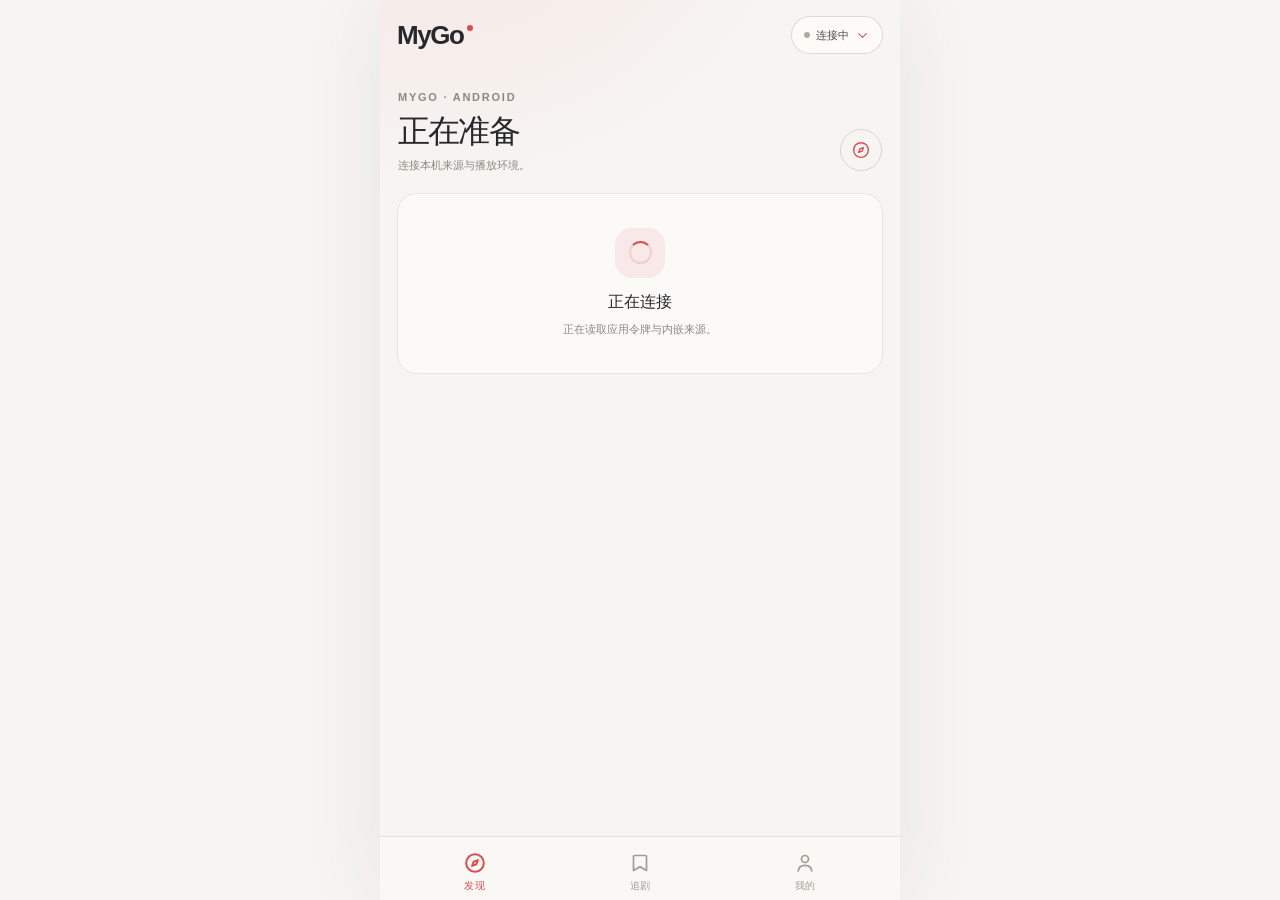
<file: android/frontend/index.html>
<!doctype html>
<html lang="zh-CN">
<head>
<meta charset="UTF-8">
<meta name="viewport" content="width=device-width, initial-scale=1, viewport-fit=cover">
<meta name="theme-color" content="#f7f5f2">
<meta name="referrer" content="no-referrer">
<title>MyGo Player</title>
<link rel="icon" type="image/svg+xml" href="assets/icon.svg">
<link rel="stylesheet" href="css/app.css">
</head>
<body>
<svg class="sprite" aria-hidden="true" xmlns="http://www.w3.org/2000/svg">
  <symbol id="i-discover" viewBox="0 0 24 24"><path d="M12 3.2a8.8 8.8 0 1 0 0 17.6 8.8 8.8 0 0 0 0-17.6Z"/><path d="m14.9 9.1-1.6 4.2-4.2 1.6 1.6-4.2 4.2-1.6Z"/></symbol>
  <symbol id="i-library" viewBox="0 0 24 24"><path d="M6.5 4.5h11a1 1 0 0 1 1 1v14l-6.5-3.8-6.5 3.8v-14a1 1 0 0 1 1-1Z"/></symbol>
  <symbol id="i-me" viewBox="0 0 24 24"><circle cx="12" cy="8" r="3.5"/><path d="M5.2 20c.4-3.5 3.2-5.7 6.8-5.7s6.4 2.2 6.8 5.7"/></symbol>
  <symbol id="i-search" viewBox="0 0 24 24"><circle cx="10.8" cy="10.8" r="6.3"/><path d="m15.5 15.5 4 4"/></symbol>
  <symbol id="i-close" viewBox="0 0 24 24"><path d="m6 6 12 12M18 6 6 18"/></symbol>
  <symbol id="i-back" viewBox="0 0 24 24"><path d="m14.5 5-7 7 7 7"/></symbol>
  <symbol id="i-chevron" viewBox="0 0 24 24"><path d="m9 6 6 6-6 6"/></symbol>
  <symbol id="i-down" viewBox="0 0 24 24"><path d="m6 9 6 6 6-6"/></symbol>
  <symbol id="i-list" viewBox="0 0 24 24"><path d="M4 6.5h10M4 12h10M4 17.5h7"/><path d="m17 14.5 2.5 2.5L17 19.5"/></symbol>
  <symbol id="i-screen" viewBox="0 0 24 24"><rect x="3" y="5" width="18" height="14" rx="3"/><path d="M7 11V9h3m7 4v2h-3"/></symbol>
  <symbol id="i-clean" viewBox="0 0 24 24"><rect x="3.5" y="3.5" width="17" height="17" rx="3"/><path d="M7.5 11V8h3m6 5v3h-3"/></symbol>
  <symbol id="i-restore" viewBox="0 0 24 24"><rect x="3.5" y="3.5" width="17" height="17" rx="3"/><path d="M8 8v3h3m5 5v-3h-3"/></symbol>
  <symbol id="i-heart" viewBox="0 0 24 24"><path d="M12 20.1S4.4 15.6 4.4 9.9A4.2 4.2 0 0 1 12 7.1a4.2 4.2 0 0 1 7.6 2.8c0 5.7-7.6 10.2-7.6 10.2Z"/></symbol>
  <symbol id="i-play" viewBox="0 0 24 24"><path d="M8 5.3v13.4L19 12 8 5.3Z" fill="currentColor" stroke="none"/></symbol>
  <symbol id="i-pause" viewBox="0 0 24 24"><path d="M7.5 5.5h3v13h-3zM13.5 5.5h3v13h-3z" fill="currentColor" stroke="none"/></symbol>
  <symbol id="i-prev" viewBox="0 0 24 24"><path d="M18 5.5v13L9 12l9-6.5Z" fill="currentColor" stroke="none"/><path d="M6 5.5v13" stroke-width="2.2"/></symbol>
  <symbol id="i-next" viewBox="0 0 24 24"><path d="M6 5.5v13L15 12 6 5.5Z" fill="currentColor" stroke="none"/><path d="M18 5.5v13" stroke-width="2.2"/></symbol>
  <symbol id="i-refresh" viewBox="0 0 24 24"><path d="M19 8.2V4.5l-2 2A8 8 0 1 0 19.6 14"/><path d="M19 4.5h-4"/></symbol>
  <symbol id="i-source" viewBox="0 0 24 24"><rect x="4" y="4" width="6.5" height="6.5" rx="1.7"/><rect x="13.5" y="4" width="6.5" height="6.5" rx="1.7"/><rect x="4" y="13.5" width="6.5" height="6.5" rx="1.7"/><path d="M16.8 13.8v6.4M13.6 16.9H20"/></symbol>
  <symbol id="i-info" viewBox="0 0 24 24"><circle cx="12" cy="12" r="8.7"/><path d="M12 10.7v5.2M12 7.7v.2"/></symbol>
  <symbol id="i-trash" viewBox="0 0 24 24"><path d="M5.5 7.5h13M9 7.5V5h6v2.5M7.2 7.5l.8 12h8l.8-12M10 11v5M14 11v5"/></symbol>
  <symbol id="i-check" viewBox="0 0 24 24"><path d="m5.5 12.5 4.2 4.2 8.8-9.4"/></symbol>
</svg>

<div id="app" class="app">
  <main id="mainScroll" class="main-scroll" tabindex="-1">
    <div id="view" class="view"></div>
  </main>

  <nav id="tabbar" class="tabbar" aria-label="主导航">
    <button type="button" class="tab is-active" data-tab="discover" aria-current="page">
      <svg class="icon" aria-hidden="true"><use href="#i-discover"/></svg><span>发现</span>
    </button>
    <button type="button" class="tab" data-tab="library">
      <svg class="icon" aria-hidden="true"><use href="#i-library"/></svg><span>追剧</span>
    </button>
    <button type="button" class="tab" data-tab="me">
      <svg class="icon" aria-hidden="true"><use href="#i-me"/></svg><span>我的</span>
    </button>
  </nav>
</div>

<section id="player" class="player" hidden role="dialog" aria-modal="true" aria-label="播放">
  <header class="ptop">
    <button type="button" id="playerBack" class="ptop-back" aria-label="返回">
      <svg class="icon" aria-hidden="true"><use href="#i-back"/></svg>
    </button>
    <strong id="fullscreenTitle" class="ptop-title" hidden></strong>
    <strong id="playerTopEpisode" class="ptop-title">第 1 集</strong>
    <div class="ptop-actions">
      <select id="playbackSpeed" class="playback-speed" aria-label="播放倍速">
        <option value="0.75">0.75×</option>
        <option value="1" selected>1×</option>
        <option value="1.25">1.25×</option>
        <option value="1.5">1.5×</option>
        <option value="1.75">1.75×</option>
        <option value="2">2×</option>
      </select>
      <span id="qualityBadge" class="pdock-quality" hidden></span>
      <button type="button" id="playerFavorite" class="ptop-action" aria-label="收藏" aria-pressed="false">
        <svg class="icon" aria-hidden="true"><use href="#i-heart"/></svg>
      </button>
    </div>
  </header>

  <div class="pstage-wrap">
    <div id="playerBackdrop" class="player-backdrop" aria-hidden="true"></div>
    <div id="playerStage" class="player-stage">
      <video id="video" playsinline webkit-playsinline preload="metadata"></video>
    </div>
    <div id="playerGesture" class="player-gesture" aria-hidden="true"></div>
    <div class="player-scrim" aria-hidden="true"></div>
    <button type="button" id="watchFullscreen" class="watch-fullscreen" hidden>
      <svg class="icon" aria-hidden="true"><use href="#i-screen"/></svg>全屏观看
    </button>
    <button type="button" id="fullscreenPlay" class="fullscreen-play" aria-label="继续播放" hidden>
      <svg class="icon" aria-hidden="true"><use href="#i-play"/></svg>
    </button>

    <div id="mediaPlaceholder" class="media-placeholder" hidden>
      <div class="spinner" aria-hidden="true"></div>
      <p id="mediaMessage">正在准备播放</p>
      <div id="mediaErrorActions" class="media-error-actions" hidden>
        <button type="button" id="mediaRetry" class="button button-light">重试播放</button>
      </div>
    </div>

    <div id="episodeFlash" class="episode-flash" hidden aria-live="polite">
      <strong id="episodeFlashNumber"></strong>
      <span id="episodeFlashTitle"></span>
    </div>

    <div id="boostBadge" class="boost-badge" hidden role="status">
      <span class="boost-pulse" aria-hidden="true"></span>
      <strong>2×</strong><span>快进中</span>
    </div>

    <div id="pauseFlash" class="pause-flash" hidden aria-hidden="true">
      <svg class="icon"><use href="#i-play"/></svg>
    </div>

    <div id="playerControls" class="player-controls">
      <div class="progress-panel">
        <div class="progress-meta">
          <span id="timeCurrent" class="time">0:00</span>
          <span id="timeDuration" class="time">0:00</span>
        </div>
        <div id="seekWrap" class="seek-wrap">
          <input id="seek" class="seek" type="range" min="0" max="0" step="0.1" value="0" aria-label="播放进度">
          <div id="seekBubble" class="seek-bubble" hidden>
            <strong id="seekBubbleTime">0:00</strong>
            <small id="seekBubbleTotal">/ 0:00</small>
          </div>
        </div>
      </div>
      <div id="fullscreenActions" class="fullscreen-actions" hidden>
        <button type="button" id="fullscreenNext" aria-label="下一集"><svg class="icon" aria-hidden="true"><use href="#i-next"/></svg></button>
        <button type="button" id="fullscreenEpisodes" aria-haspopup="dialog">选集</button>
      </div>
    </div>
  </div>

  <div class="player-summary">
    <button type="button" id="openIntro" aria-haspopup="dialog"><strong id="playerSummaryTitle"></strong><span aria-hidden="true"> ›</span></button>
    <p id="playerSummaryEpisode"></p>
  </div>

  <div class="pdock">
    <button type="button" id="openEpisodes" class="pdock-main" aria-haspopup="dialog">
      <span id="episodeOpenLabel">选集</span>
      <svg class="icon" aria-hidden="true"><use href="#i-down"/></svg>
    </button>
    <button type="button" id="clearScreen" class="pdock-icon" aria-label="清屏" aria-pressed="false">
      <svg class="icon" aria-hidden="true"><use href="#i-clean"/></svg>
    </button>
  </div>

  <div id="playerDetailLoading" class="player-state" hidden>
    <div class="spinner" aria-hidden="true"></div>
    <p>正在读取剧集</p>
  </div>
  <div id="playerDetailError" class="player-state player-state-error" hidden>
    <p id="playerDetailErrorText"></p>
    <button type="button" id="playerDetailRetry" class="button button-light">重新加载</button>
  </div>
</section>

<div id="overlay" class="overlay" hidden>
  <section id="sheet" class="sheet" role="dialog" aria-modal="true" aria-labelledby="sheetTitle" tabindex="-1">
    <div id="sheetGrip" class="sheet-grip" aria-hidden="true"></div>
    <header class="sheet-header">
      <div>
        <p id="sheetKicker" class="eyebrow"></p>
        <h2 id="sheetTitle"></h2>
      </div>
      <button type="button" id="sheetClose" class="round-button sheet-close" aria-label="关闭">
        <svg class="icon" aria-hidden="true"><use href="#i-close"/></svg>
      </button>
    </header>
    <div id="sheetBody" class="sheet-body"></div>
    <div id="episodeInfo" class="pinfo" hidden>
      <div class="pinfo-head sheet-header">
        <img id="playerCover" class="pinfo-cover" alt="">
        <div class="pinfo-copy">
          <h2 id="playerTitle" class="pinfo-title"></h2>
          <p id="playerSeasonLine" class="pinfo-sub"></p>
        </div>
        <span id="playerSource" class="pinfo-source"></span>
        <button type="button" id="episodeSheetClose" class="round-button sheet-close" aria-label="收起选集">
          <svg class="icon" aria-hidden="true"><use href="#i-close"/></svg>
        </button>
      </div>

      <div class="ptabs" role="tablist" aria-label="剧集信息">
        <button type="button" class="ptab is-active" data-ptab="intro" role="tab" aria-selected="true">简介</button>
        <button type="button" class="ptab" data-ptab="episodes" role="tab" aria-selected="false">选集</button>
        <button type="button" class="ptab" data-ptab="seasons" role="tab" aria-selected="false">系列剧</button>
      </div>

      <div class="ppanels">
        <div id="panelIntro" class="ppanel is-active" role="tabpanel">
          <p id="playerDescription" class="pinfo-desc"></p>
          <p id="playerEpisodeTitle" class="pinfo-episode"></p>
        </div>
        <div id="panelEpisodes" class="ppanel" role="tabpanel"></div>
        <div id="panelSeasons" class="ppanel" role="tabpanel"></div>
      </div>
    </div>
  </section>
</div>

<div id="toast" class="toast" role="status" aria-live="polite"></div>

<script src="vendor/hls.min.js" defer></script>
<script src="js/api.js" defer></script>
<script src="js/app.js" defer></script>
</body>
</html>
</file>
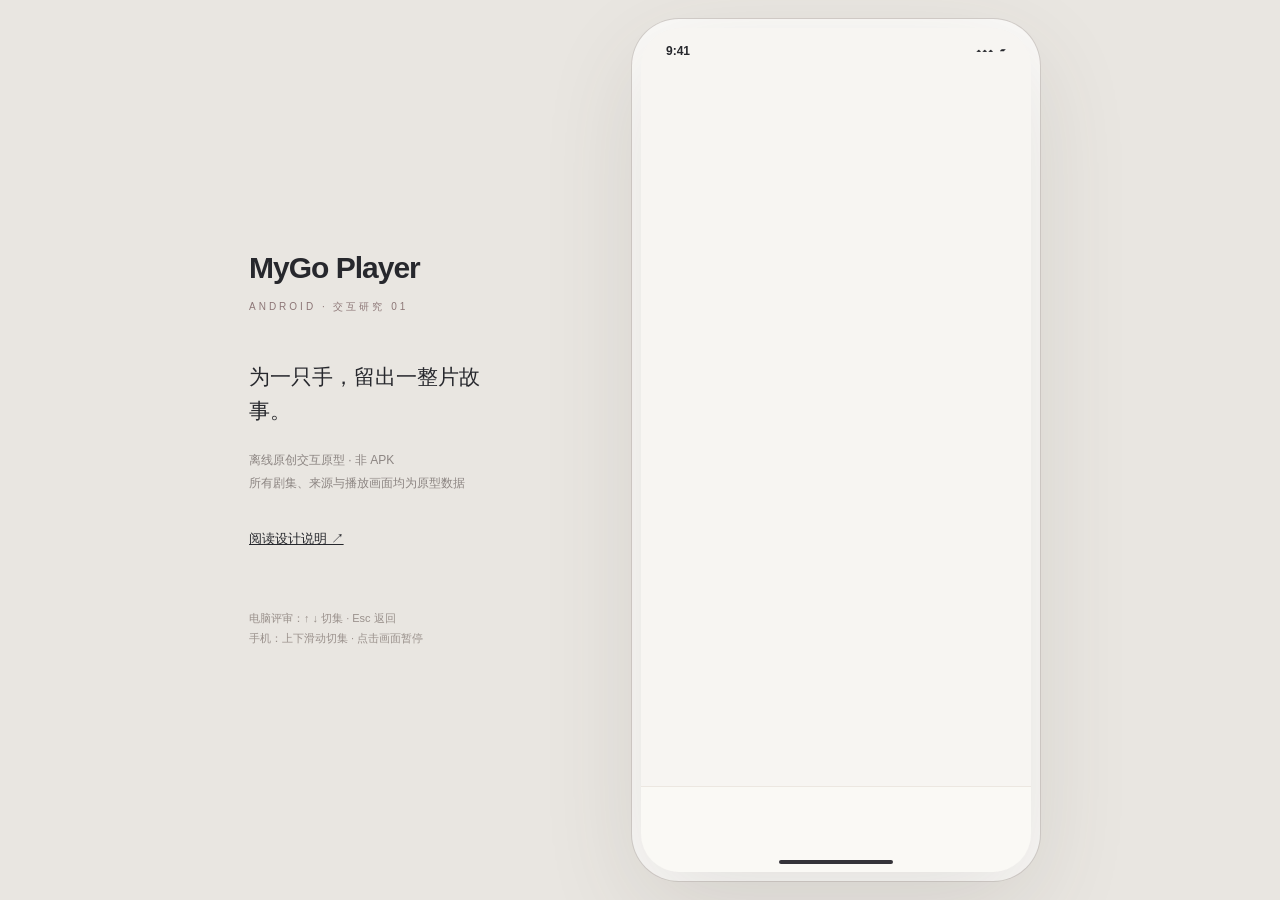
<file: design/android/index.html>
<!doctype html>
<html lang="zh-CN"><head><meta charset="UTF-8"><meta name="viewport" content="width=device-width, initial-scale=1, viewport-fit=cover"><meta name="theme-color" content="#f5f3f0"><title>MyGo · 安卓交互原型</title><link rel="stylesheet" href="styles.css"></head>
<body><div class="review-note"><b>MyGo Player</b><span>ANDROID · 交互研究 01</span><p>为一只手，留出一整片故事。</p><small>离线原创交互原型 · 非 APK<br>所有剧集、来源与播放画面均为原型数据</small><a href="DESIGN.md">阅读设计说明 ↗</a><div class="keys">电脑评审：↑ ↓ 切集 · Esc 返回<br>手机：上下滑动切集 · 点击画面暂停</div></div>
<main id="phone" class="phone"><div class="status"><span id="clock">9:41</span><span class="status-right">▴▴▴ &nbsp;▰</span></div><div id="app"></div><nav id="nav" class="bottom-nav" aria-label="主导航"></nav><div id="overlay" hidden></div><div id="toast" role="status"></div><div class="home-indicator"></div></main><script src="adapter.js"></script><script src="app.js"></script></body></html>
</file>
<file: android/frontend/css/app.css>
:root {
  --red: #d94e53;
  --red-deep: #bd3f45;
  --red-soft: #f8e8e7;
  --ink: #27282d;
  --ink-soft: #4e4d50;
  --muted: #8d8882;
  --muted-2: #b0aaa3;
  --paper: #f7f5f2;
  --card: #fffdfb;
  --line: #e9e4de;
  --line-strong: #dcd4cc;
  --radius: 18px;
  --shadow: 0 10px 30px rgba(58, 42, 35, .07);
  --safe-top: env(safe-area-inset-top, 0px);
  --safe-bottom: env(safe-area-inset-bottom, 0px);
  --tabbar-h: calc(64px + var(--safe-bottom));
  color-scheme: light;
  font-family: -apple-system, BlinkMacSystemFont, "PingFang SC", "Hiragino Sans GB", "Microsoft YaHei", sans-serif;
  color: var(--ink);
  font-synthesis: none;
  -webkit-font-smoothing: antialiased;
}

* { box-sizing: border-box; }
[hidden] { display: none !important; }
html, body { margin: 0; min-height: 100%; background: var(--paper); }
body {
  min-height: 100vh;
  min-height: 100dvh;
  overscroll-behavior-y: none;
  -webkit-tap-highlight-color: transparent;
}
button, input { font: inherit; color: inherit; }
button {
  border: 0;
  background: none;
  padding: 0;
  cursor: pointer;
  -webkit-tap-highlight-color: transparent;
}
button:disabled { cursor: default; opacity: .4; }
button:focus-visible, input:focus-visible, [tabindex]:focus-visible {
  outline: 3px solid rgba(217, 78, 83, .42);
  outline-offset: 2px;
}
img { display: block; }
h1, h2, h3, p { margin: 0; }
.sprite { position: absolute; width: 0; height: 0; overflow: hidden; }
.icon {
  width: 23px;
  height: 23px;
  fill: none;
  stroke: currentColor;
  stroke-width: 1.7;
  stroke-linecap: round;
  stroke-linejoin: round;
  flex: none;
}
.eyebrow {
  color: var(--red);
  font-size: 10px;
  font-weight: 700;
  letter-spacing: .16em;
  text-transform: uppercase;
}

.app {
  position: relative;
  width: 100%;
  max-width: 520px;
  height: 100vh;
  height: var(--app-h, 100dvh);
  margin: 0 auto;
  overflow: hidden;
  background:
    radial-gradient(120% 55% at 10% -12%, rgba(217, 78, 83, .085), transparent 62%),
    var(--paper);
}
.main-scroll {
  height: 100%;
  overflow-y: auto;
  overscroll-behavior-y: contain;
  scrollbar-width: none;
  padding-bottom: calc(var(--tabbar-h) + 22px);
}
.main-scroll::-webkit-scrollbar { display: none; }
.view { min-height: 100%; padding: 0 17px; }

/* bottom navigation */
.tabbar {
  position: absolute;
  z-index: 20;
  left: 0;
  right: 0;
  bottom: 0;
  height: var(--tabbar-h);
  padding: 7px 12px var(--safe-bottom);
  display: grid;
  grid-template-columns: repeat(3, 1fr);
  background: rgba(250, 248, 245, .94);
  border-top: 1px solid rgba(226, 219, 211, .8);
  backdrop-filter: blur(22px) saturate(1.2);
  -webkit-backdrop-filter: blur(22px) saturate(1.2);
}
.tab {
  display: flex;
  flex-direction: column;
  align-items: center;
  justify-content: center;
  gap: 4px;
  min-height: 50px;
  border-radius: 15px;
  color: #a29b94;
  font-size: 10px;
  letter-spacing: .02em;
  transition: color .18s ease;
}
.tab .icon { width: 24px; height: 24px; }
.tab.is-active { color: var(--red); }
.tab.is-active .icon { stroke-width: 2; }

/* shared page chrome */
.page-head {
  padding-top: calc(16px + var(--safe-top));
  display: flex;
  align-items: center;
  justify-content: space-between;
  gap: 12px;
}
.wordmark {
  display: inline-flex;
  align-items: flex-start;
  gap: 3px;
  font-size: 26px;
  font-weight: 820;
  letter-spacing: -.055em;
  line-height: 1.1;
}
.wordmark i {
  display: block;
  width: 6px;
  height: 6px;
  margin-top: 4px;
  border-radius: 50%;
  background: var(--red);
}
.source-pill {
  display: flex;
  align-items: center;
  gap: 6px;
  max-width: 48%;
  min-height: 38px;
  padding: 8px 12px;
  border: 1px solid rgba(221, 212, 204, .9);
  border-radius: 22px;
  background: rgba(255, 253, 250, .72);
  font-size: 11px;
  font-weight: 600;
  color: var(--ink-soft);
}
.source-pill span {
  max-width: 118px;
  overflow: hidden;
  white-space: nowrap;
  text-overflow: ellipsis;
}
.source-pill .icon { width: 15px; height: 15px; color: var(--red); }
.source-dot {
  width: 6px;
  height: 6px;
  border-radius: 50%;
  background: #75a48c;
  flex: none;
}
.source-dot.is-off { background: var(--muted-2); }

.discover-intro {
  display: flex;
  align-items: flex-end;
  justify-content: space-between;
  gap: 16px;
  margin: 28px 1px 19px;
}
.discover-intro h1 {
  font-size: 32px;
  line-height: 1.14;
  letter-spacing: -.055em;
  font-weight: 790;
}
.discover-intro p {
  margin-top: 7px;
  color: var(--muted);
  font-size: 11px;
  line-height: 1.55;
}
.discover-intro .eyebrow { margin-bottom: 7px; }
.intro-mark {
  width: 42px;
  height: 42px;
  border-radius: 50%;
  border: 1px solid var(--line-strong);
  color: var(--red);
  display: grid;
  place-items: center;
  flex: none;
  margin-bottom: 3px;
}
.intro-mark .icon { width: 20px; height: 20px; }

/* search */
.search-form {
  display: flex;
  align-items: center;
  gap: 8px;
  height: 46px;
  padding: 0 7px 0 14px;
  border: 1px solid var(--line);
  border-radius: 15px;
  background: rgba(255, 253, 250, .82);
  transition: border-color .18s ease, background .18s ease;
}
.search-form:focus-within {
  border-color: rgba(217, 78, 83, .42);
  background: #fffdfb;
}
.search-form > .icon { width: 18px; height: 18px; color: #aaa39c; }
.search-form input {
  flex: 1;
  min-width: 0;
  border: 0;
  outline: 0;
  background: transparent;
  font-size: 13px;
}
.search-form input::placeholder { color: #aaa39c; }
.search-submit, .search-clear {
  width: 36px;
  height: 36px;
  border-radius: 11px;
  display: grid;
  place-items: center;
  flex: none;
}
.search-submit {
  background: var(--ink);
  color: #fff;
}
.search-submit .icon { width: 17px; height: 17px; }
.search-clear { color: var(--muted); }
.search-clear .icon { width: 16px; height: 16px; }

/* navigation / filters */
.chip-scroll {
  display: flex;
  gap: 7px;
  overflow-x: auto;
  padding: 15px 1px 4px;
  scrollbar-width: none;
}
.chip-scroll::-webkit-scrollbar { display: none; }
.chip {
  flex: none;
  min-height: 36px;
  padding: 8px 14px;
  border: 1px solid transparent;
  border-radius: 20px;
  color: #837c76;
  font-size: 12px;
  font-weight: 550;
  white-space: nowrap;
  background: rgba(235, 230, 224, .56);
}
.chip.is-active { background: var(--ink); color: #fff; }
.chip.filter-chip {
  display: inline-flex;
  align-items: center;
  gap: 6px;
  border-color: var(--line-strong);
  background: transparent;
}
.chip.filter-chip .icon { width: 13px; height: 13px; }
.chip.filter-chip.has-value { border-color: rgba(217, 78, 83, .34); color: var(--red-deep); background: var(--red-soft); }
.filter-summary {
  display: flex;
  justify-content: space-between;
  align-items: center;
  margin: 14px 2px 0;
  color: var(--muted);
  font-size: 10px;
}
.filter-summary button { color: var(--red); font-size: 10px; padding: 5px; }

/* feed */
.feed-heading {
  display: flex;
  align-items: baseline;
  justify-content: space-between;
  gap: 12px;
  margin: 22px 1px 13px;
}
.feed-heading h2 {
  font-size: 15px;
  letter-spacing: -.01em;
  font-weight: 720;
}
.feed-heading > span { color: var(--muted-2); font-size: 10px; }
.feed-reset { color: var(--red); font-size: 10px; font-weight: 600; }
.feed-end { padding: 20px 0 10px; color: var(--muted-2); font-size: 9px; text-align: center; }
.feed-grid {
  display: flex;
  align-items: flex-start;
  gap: 13px;
}
.feed-column {
  display: flex;
  flex-direction: column;
  gap: 20px;
  flex: 1;
  min-width: 0;
}
.card {
  display: block;
  width: 100%;
  min-width: 0;
  text-align: left;
  border-radius: var(--radius);
  animation: card-in .3s ease both;
}
.cover {
  position: relative;
  display: block;
  width: 100%;
  aspect-ratio: 3 / 4;
  overflow: hidden;
  border-radius: var(--radius);
  background: #e5dfd8;
  box-shadow: 0 6px 18px rgba(53, 39, 32, .08);
  transform: translateZ(0);
}
.card.tall .cover { aspect-ratio: 3 / 4.62; }
.cover::after {
  content: "";
  position: absolute;
  inset: 0;
  background: linear-gradient(180deg, rgba(15, 14, 15, .1), transparent 26%, transparent 72%, rgba(15, 14, 15, .18));
  pointer-events: none;
}
.cover img {
  width: 100%;
  height: 100%;
  object-fit: cover;
  background: #ded7d0;
}
.cover-placeholder {
  width: 100%;
  height: 100%;
  background:
    radial-gradient(80% 60% at 20% 10%, rgba(255, 255, 255, .32), transparent),
    linear-gradient(150deg, #d7c7bf, #b7a9a1 46%, #8e8179);
}
.episode-badge {
  position: absolute;
  z-index: 2;
  top: 9px;
  left: 9px;
  max-width: calc(100% - 18px);
  padding: 4px 7px;
  overflow: hidden;
  border: 1px solid rgba(255, 255, 255, .18);
  border-radius: 7px;
  background: rgba(19, 20, 23, .48);
  color: #fff;
  font-size: 9px;
  font-weight: 650;
  line-height: 1.25;
  white-space: nowrap;
  text-overflow: ellipsis;
  backdrop-filter: blur(8px);
  -webkit-backdrop-filter: blur(8px);
}
.state-badge {
  position: absolute;
  z-index: 2;
  right: 9px;
  top: 9px;
  padding: 4px 7px;
  border-radius: 7px;
  background: rgba(255, 253, 249, .9);
  color: var(--red-deep);
  font-size: 9px;
  font-weight: 700;
  backdrop-filter: blur(8px);
}
.card-title {
  display: block;
  margin: 9px 1px 0;
  overflow: hidden;
  color: var(--ink);
  font-size: 13px;
  font-weight: 650;
  line-height: 1.45;
  white-space: nowrap;
  text-overflow: ellipsis;
}
.card-meta {
  display: block;
  margin: 4px 1px 0;
  overflow: hidden;
  color: var(--muted);
  font-size: 10px;
  line-height: 1.4;
  white-space: nowrap;
  text-overflow: ellipsis;
}
.card:active .cover { transform: scale(.985); }
.cover { transition: transform .18s ease; }

/* states */
.state-block {
  margin: 18px 0 8px;
  padding: 34px 22px;
  border: 1px solid var(--line);
  border-radius: 20px;
  background: rgba(255, 253, 250, .62);
  text-align: center;
}
.state-icon {
  width: 50px;
  height: 50px;
  margin: 0 auto 14px;
  border-radius: 17px;
  display: grid;
  place-items: center;
  background: var(--red-soft);
  color: var(--red);
}
.state-icon .icon { width: 24px; height: 24px; }
.state-block h3 { font-size: 16px; margin-bottom: 7px; }
.state-block p {
  max-width: 290px;
  margin: 0 auto;
  color: var(--muted);
  font-size: 11px;
  line-height: 1.8;
}
.state-block .button { margin-top: 17px; }
.button {
  display: inline-flex;
  align-items: center;
  justify-content: center;
  gap: 7px;
  min-height: 42px;
  padding: 11px 17px;
  border-radius: 12px;
  background: var(--red);
  color: #fff;
  font-size: 12px;
  font-weight: 650;
}
.button:active { background: var(--red-deep); }
.button .icon { width: 16px; height: 16px; }
.button .spinner { width: 15px; height: 15px; border-width: 2px; }
.button-secondary {
  background: transparent;
  border: 1px solid var(--line-strong);
  color: var(--ink);
}
.button-secondary:active { background: #eee8e1; }
.button-light {
  background: rgba(255, 255, 255, .14);
  border: 1px solid rgba(255, 255, 255, .22);
  color: #fff;
}
.button-light:active { background: rgba(255, 255, 255, .24); }
.button-ghost {
  min-height: 38px;
  padding: 9px 13px;
  background: transparent;
  color: var(--red);
}
.pager {
  display: flex;
  justify-content: center;
  padding: 26px 0 10px;
}
.pager button { min-width: 138px; }
.pager .inline-error { width: 100%; text-align: center; }
.pager .inline-error .button { margin-top: 11px; }
.inline-error {
  margin: 8px 0;
  padding: 12px 14px;
  border: 1px solid rgba(217, 78, 83, .18);
  border-radius: 12px;
  background: rgba(248, 232, 231, .56);
  color: #9f4549;
  font-size: 11px;
  line-height: 1.6;
  text-align: left;
}

/* skeletons */
.skeleton-grid { display: flex; gap: 13px; }
.skeleton-col { flex: 1; display: flex; flex-direction: column; gap: 20px; }
.skeleton-card { width: 100%; }
.skeleton-cover {
  width: 100%;
  aspect-ratio: 3 / 4;
  border-radius: var(--radius);
  background: linear-gradient(105deg, #eae5df 20%, #f4f0eb 38%, #eae5df 56%);
  background-size: 220% 100%;
  animation: shimmer 1.35s linear infinite;
}
.skeleton-col:last-child .skeleton-card:nth-child(2) .skeleton-cover { aspect-ratio: 3 / 4.6; }
.skeleton-line {
  height: 10px;
  margin-top: 9px;
  border-radius: 5px;
  background: #e9e3dd;
}
.skeleton-line.short { width: 44%; height: 8px; margin-top: 7px; }
.spinner {
  width: 23px;
  height: 23px;
  border: 2px solid rgba(217, 78, 83, .17);
  border-top-color: var(--red);
  border-radius: 50%;
  animation: spin .8s linear infinite;
}
.spinner.light {
  border-color: rgba(255, 255, 255, .2);
  border-top-color: #fff;
}

/* library */
.page-title {
  padding-top: calc(18px + var(--safe-top));
}
.page-title .eyebrow { margin-bottom: 8px; }
.page-title h1 {
  font-size: 31px;
  letter-spacing: -.05em;
  font-weight: 790;
}
.page-title p {
  color: var(--muted);
  font-size: 11px;
  line-height: 1.7;
  margin-top: 7px;
}
.segmented {
  display: flex;
  gap: 4px;
  margin: 22px 0 7px;
  padding: 4px;
  border-radius: 13px;
  background: #ece7e1;
}
.segmented button {
  flex: 1;
  min-height: 36px;
  border-radius: 10px;
  color: var(--muted);
  font-size: 12px;
  font-weight: 600;
}
.segmented button.is-active {
  background: #fffdfb;
  color: var(--ink);
  box-shadow: 0 2px 7px rgba(61, 45, 36, .06);
}
.library-source-note {
  display: flex;
  align-items: center;
  gap: 7px;
  margin: 14px 1px 4px;
  color: var(--muted-2);
  font-size: 10px;
}
.library-source-note .source-dot { width: 5px; height: 5px; }
.resume-card {
  position: relative;
  display: flex;
  align-items: stretch;
  gap: 13px;
  width: 100%;
  margin: 13px 0 8px;
  padding: 12px;
  overflow: hidden;
  border: 1px solid var(--line);
  border-radius: 19px;
  background: var(--card);
  text-align: left;
  box-shadow: var(--shadow);
}
.resume-card .resume-cover {
  width: 67px;
  height: 89px;
  flex: none;
  overflow: hidden;
  border-radius: 11px;
  background: #e5dfd8;
}
.resume-card .resume-cover img { width: 100%; height: 100%; object-fit: cover; }
.resume-copy {
  display: flex;
  flex: 1;
  min-width: 0;
  flex-direction: column;
  justify-content: center;
  padding-right: 3px;
}
.resume-copy .eyebrow { font-size: 8px; margin-bottom: 6px; }
.resume-copy h3 {
  overflow: hidden;
  font-size: 15px;
  line-height: 1.35;
  white-space: nowrap;
  text-overflow: ellipsis;
}
.resume-copy p {
  margin-top: 6px;
  color: var(--muted);
  font-size: 10px;
  line-height: 1.55;
}
.resume-progress {
  height: 3px;
  margin-top: 11px;
  overflow: hidden;
  border-radius: 3px;
  background: #eee7e0;
}
.resume-progress span { display: block; height: 100%; border-radius: inherit; background: var(--red); }
.resume-play {
  position: absolute;
  right: 14px;
  bottom: 14px;
  width: 31px;
  height: 31px;
  border-radius: 50%;
  display: grid;
  place-items: center;
  background: var(--red);
  color: #fff;
}
.resume-play .icon { width: 14px; height: 14px; }
.library-list { margin-top: 8px; }
.library-row {
  display: flex;
  align-items: center;
  gap: 12px;
  width: 100%;
  padding: 13px 0;
  border-bottom: 1px solid var(--line);
  text-align: left;
}
.library-row:last-child { border-bottom: 0; }
.library-cover {
  width: 58px;
  height: 78px;
  flex: none;
  overflow: hidden;
  border-radius: 10px;
  background: #e5dfd8;
}
.library-cover img { width: 100%; height: 100%; object-fit: cover; }
.library-copy { flex: 1; min-width: 0; }
.library-copy h3 {
  overflow: hidden;
  font-size: 13px;
  font-weight: 650;
  line-height: 1.4;
  white-space: nowrap;
  text-overflow: ellipsis;
}
.library-copy p {
  margin-top: 6px;
  color: var(--muted);
  font-size: 10px;
  line-height: 1.5;
}
.library-copy .mini-progress {
  width: 82px;
  height: 2px;
  margin-top: 9px;
  overflow: hidden;
  border-radius: 2px;
  background: #ece6df;
}
.library-copy .mini-progress span { display: block; height: 100%; background: var(--red); }
.library-row > .icon { color: #bbb3ab; width: 17px; height: 17px; }
.library-section-label {
  margin: 20px 1px 4px;
  color: var(--muted-2);
  font-size: 9px;
  font-weight: 650;
  letter-spacing: .12em;
}

/* me */
.profile-card {
  display: flex;
  align-items: center;
  gap: 14px;
  margin-top: 24px;
  padding: 19px;
  border: 1px solid var(--line);
  border-radius: 21px;
  background:
    radial-gradient(110% 130% at 100% 0%, rgba(217, 78, 83, .09), transparent 58%),
    var(--card);
  box-shadow: var(--shadow);
}
.profile-avatar {
  width: 58px;
  height: 58px;
  flex: none;
  border-radius: 19px;
  display: grid;
  place-items: center;
  background: linear-gradient(145deg, #f3d8d6, #e9b9b7);
  color: #a6383d;
  font-size: 23px;
  font-weight: 820;
}
.profile-copy { flex: 1; min-width: 0; }
.profile-copy h2 { font-size: 19px; letter-spacing: -.02em; }
.profile-copy p { margin-top: 5px; color: var(--muted); font-size: 10px; line-height: 1.6; }
.private-mark {
  display: flex;
  align-items: center;
  gap: 4px;
  align-self: flex-start;
  margin-top: 2px;
  color: var(--muted-2);
  font-size: 9px;
}
.private-mark .icon { width: 12px; height: 12px; }
.stat-card {
  display: grid;
  grid-template-columns: repeat(3, 1fr);
  margin: 12px 0 0;
  padding: 17px 0;
  border: 1px solid var(--line);
  border-radius: 19px;
  background: rgba(255, 253, 250, .7);
}
.stat-card button {
  min-width: 0;
  border-right: 1px solid var(--line);
  text-align: center;
}
.stat-card button:last-child { border-right: 0; }
.stat-card strong { display: block; font-size: 20px; font-weight: 760; letter-spacing: -.03em; }
.stat-card span { display: block; margin-top: 4px; color: var(--muted); font-size: 9px; }
.group-label {
  margin: 27px 1px 9px;
  color: var(--muted);
  font-size: 10px;
  font-weight: 650;
  letter-spacing: .05em;
}
.settings-card {
  overflow: hidden;
  border: 1px solid var(--line);
  border-radius: 19px;
  background: var(--card);
}
.setting-row {
  display: flex;
  align-items: center;
  gap: 12px;
  width: 100%;
  min-height: 61px;
  padding: 13px 15px;
  border-bottom: 1px solid #f1ece7;
  text-align: left;
}
.setting-row:last-child { border-bottom: 0; }
.setting-icon {
  width: 34px;
  height: 34px;
  flex: none;
  border-radius: 11px;
  display: grid;
  place-items: center;
  background: #f1ece7;
  color: var(--ink-soft);
}
.setting-icon .icon { width: 18px; height: 18px; }
.setting-icon.accent { background: var(--red-soft); color: var(--red); }
.setting-copy { flex: 1; min-width: 0; }
.setting-copy strong { display: block; font-size: 12px; font-weight: 620; }
.setting-copy small {
  display: block;
  margin-top: 3px;
  overflow: hidden;
  color: var(--muted);
  font-size: 9px;
  line-height: 1.5;
  white-space: nowrap;
  text-overflow: ellipsis;
}
.setting-row > .icon { width: 16px; height: 16px; color: #bcb4ac; }
.note-card {
  margin-top: 22px;
  padding: 15px;
  border: 1px dashed var(--line-strong);
  border-radius: 15px;
  color: var(--muted);
  font-size: 10px;
  line-height: 1.8;
}
.note-card strong { color: var(--ink-soft); font-size: 11px; }
.fatal-wrap { padding-top: calc(26px + var(--safe-top)); }
.fatal-brand { margin-bottom: 32px; }
.build-line {
  margin: 25px 0 7px;
  color: var(--muted-2);
  font-size: 9px;
  line-height: 1.7;
  text-align: center;
}

/* player */
.player {
  position: fixed;
  z-index: 50;
  top: 0;
  left: 0;
  right: 0;
  height: var(--app-h, 100dvh);
  overflow: hidden;
  background: #050608;
  color: #fff;
  touch-action: none;
  -webkit-user-select: none;
  user-select: none;
  -webkit-touch-callout: none;
}
#video {
  position: absolute;
  inset: 0;
  z-index: 1;
  width: 100%;
  height: 100%;
  object-fit: cover;
  background: transparent;
  pointer-events: none;
}
.player.is-landscape #video { object-fit: contain; }
.player-stage {
  position: absolute;
  z-index: 1;
  inset: 0;
  overflow: hidden;
  background: transparent;
  will-change: transform;
  transition: transform .34s cubic-bezier(.18, .8, .24, 1);
}
.player-stage.is-dragging { transition: none; }
.player-stage.is-snapping { transition-duration: .21s; }
.episode-preview {
  position: absolute;
  z-index: 0;
  inset: 0;
  overflow: hidden;
  display: flex;
  flex-direction: column;
  align-items: center;
  color: #fff;
  background:
    radial-gradient(80% 50% at 50% 50%, rgba(217, 78, 83, .1), transparent 72%),
    linear-gradient(180deg, #15161b, #0b0c0f);
}
.episode-preview::after {
  content: "";
  position: absolute;
  inset: 0;
  pointer-events: none;
  background: repeating-linear-gradient(180deg, transparent 0 39px, rgba(255, 255, 255, .018) 39px 40px);
}
.preview-prev {
  justify-content: flex-start;
  padding-top: calc(14% + var(--safe-top));
}
.preview-next {
  justify-content: flex-end;
  padding-bottom: calc(17% + var(--safe-bottom));
}
.preview-kicker {
  color: rgba(255, 255, 255, .38);
  font-size: 10px;
  letter-spacing: .18em;
}
.preview-number {
  margin-top: 8px;
  color: rgba(255, 255, 255, .2);
  font-size: clamp(42px, 15vw, 64px);
  font-weight: 800;
  letter-spacing: -.07em;
  line-height: 1;
}
.preview-title {
  max-width: 74%;
  margin-top: 8px;
  overflow: hidden;
  color: rgba(255, 255, 255, .42);
  font-size: 11px;
  white-space: nowrap;
  text-overflow: ellipsis;
}
.player-backdrop {
  position: absolute;
  inset: -40px;
  z-index: 0;
  background-position: center;
  background-size: cover;
  filter: blur(38px) saturate(.9) brightness(.42);
  transform: scale(1.08);
  pointer-events: none;
}

.player-scrim {
  position: absolute;
  z-index: 2;
  inset: 0;
  pointer-events: none;
  background:
    linear-gradient(180deg, rgba(0, 0, 0, .5), transparent 19%, transparent 58%, rgba(0, 0, 0, .5) 80%, rgba(0, 0, 0, .86) 100%);
}
.media-placeholder {
  position: absolute;
  z-index: 7;
  inset: 0;
  display: flex;
  flex-direction: column;
  align-items: center;
  justify-content: center;
  gap: 13px;
  padding: 100px 38px;
  text-align: center;
  background:
    radial-gradient(72% 45% at 50% 42%, rgba(217, 78, 83, .13), transparent 70%),
    #0b0c10;
}
.media-placeholder .spinner {
  border-color: rgba(255, 255, 255, .16);
  border-top-color: #fff;
}
.media-placeholder p {
  max-width: 290px;
  color: rgba(255, 255, 255, .72);
  font-size: 12px;
  line-height: 1.75;
}
.media-error-actions { margin-top: 3px; }

.player-gesture {
  position: absolute;
  z-index: 5;
  inset: 0;
  touch-action: none;
}
.player-header {
  position: absolute;
  z-index: 8;
  top: calc(10px + var(--safe-top));
  left: 14px;
  right: 14px;
  display: flex;
  align-items: center;
  gap: 9px;
  transition: opacity .2s ease, transform .2s ease;
}
.player-back {
  width: 40px;
  height: 40px;
  flex: none;
  display: grid;
  place-items: center;
  border: 1px solid rgba(255, 255, 255, .12);
  border-radius: 50%;
  background: rgba(8, 9, 12, .34);
  color: #fff;
  backdrop-filter: blur(14px);
  -webkit-backdrop-filter: blur(14px);
}
.player-back:active { background: rgba(255, 255, 255, .17); }
.player-back .icon { width: 21px; height: 21px; }
.player-context {
  flex: 1;
  min-width: 0;
  display: flex;
  align-items: center;
  gap: 6px;
  overflow: hidden;
}
.player-source, .player-episode-tag {
  max-width: 58%;
  padding: 6px 10px;
  overflow: hidden;
  border: 1px solid rgba(255, 255, 255, .08);
  border-radius: 999px;
  background: rgba(8, 9, 12, .3);
  color: rgba(255, 255, 255, .66);
  font-size: 9px;
  line-height: 1.2;
  white-space: nowrap;
  text-overflow: ellipsis;
  backdrop-filter: blur(12px);
  -webkit-backdrop-filter: blur(12px);
}
.player-episode-tag {
  color: rgba(255, 255, 255, .94);
  font-weight: 600;
}
.player-source:empty, .player-episode-tag:empty { display: none; }

.episode-flash {
  position: absolute;
  z-index: 8;
  top: calc(72px + var(--safe-top));
  left: 50%;
  min-width: 104px;
  padding: 10px 16px 11px;
  border: 1px solid rgba(255, 255, 255, .1);
  border-radius: 17px;
  background: rgba(8, 9, 12, .42);
  text-align: center;
  pointer-events: none;
  opacity: 0;
  transform: translate(-50%, -5px) scale(.98);
  transition: opacity .17s ease, transform .17s ease;
  backdrop-filter: blur(14px);
  -webkit-backdrop-filter: blur(14px);
}
.episode-flash.is-visible {
  opacity: 1;
  transform: translate(-50%, 0) scale(1);
}
.episode-flash strong {
  display: block;
  font-size: 17px;
  font-weight: 700;
  letter-spacing: -.02em;
}
.episode-flash span {
  display: block;
  max-width: 190px;
  margin-top: 3px;
  overflow: hidden;
  color: rgba(255, 255, 255, .58);
  font-size: 9px;
  white-space: nowrap;
  text-overflow: ellipsis;
}
.episode-flash.is-boundary strong { font-size: 13px; font-weight: 600; }

.boost-badge {
  position: absolute;
  z-index: 8;
  top: calc(58px + var(--safe-top));
  left: 50%;
  display: flex;
  align-items: center;
  gap: 7px;
  padding: 9px 13px;
  border: 1px solid rgba(255, 255, 255, .1);
  border-radius: 999px;
  background: rgba(8, 9, 12, .48);
  color: rgba(255, 255, 255, .9);
  font-size: 10px;
  pointer-events: none;
  transform: translate(-50%, 4px);
  opacity: 0;
  transition: opacity .16s ease, transform .16s ease;
  backdrop-filter: blur(14px);
  -webkit-backdrop-filter: blur(14px);
}
.boost-badge.is-visible { opacity: 1; transform: translate(-50%, 0); }
.boost-badge strong { font-size: 14px; font-weight: 760; letter-spacing: -.04em; }
.boost-pulse {
  width: 6px;
  height: 6px;
  border-radius: 50%;
  background: #ff666c;
  box-shadow: 0 0 0 0 rgba(255, 102, 108, .6);
  animation: boost-pulse 1s ease-out infinite;
}

.pause-flash {
  position: absolute;
  z-index: 7;
  top: calc(50% - 34px);
  left: calc(50% - 34px);
  width: 68px;
  height: 68px;
  border-radius: 50%;
  display: grid;
  place-items: center;
  background: rgba(8, 9, 12, .44);
  pointer-events: none;
  animation: flash-in .18s ease-out;
  backdrop-filter: blur(5px);
  -webkit-backdrop-filter: blur(5px);
}
.pause-flash .icon { width: 27px; height: 27px; margin-left: 3px; }
.pause-flash.is-play .icon { margin-left: 4px; }

.player-actions {
  position: absolute;
  z-index: 8;
  right: 13px;
  bottom: calc(105px + var(--safe-bottom));
  display: flex;
  flex-direction: column;
  gap: 17px;
  transition: opacity .2s ease, transform .2s ease;
}
.player-action {
  width: 54px;
  display: flex;
  flex-direction: column;
  align-items: center;
  gap: 5px;
  color: rgba(255, 255, 255, .74);
  font-size: 9px;
  text-shadow: 0 1px 8px rgba(0, 0, 0, .4);
}
.action-icon {
  width: 44px;
  height: 44px;
  display: grid;
  place-items: center;
  border: 1px solid rgba(255, 255, 255, .12);
  border-radius: 50%;
  background: rgba(8, 9, 12, .34);
  backdrop-filter: blur(13px);
  -webkit-backdrop-filter: blur(13px);
}
.action-icon .icon { width: 21px; height: 21px; }
.player-action.is-favorite .action-icon {
  color: #ff8e92;
  background: rgba(217, 78, 83, .2);
  border-color: rgba(255, 142, 146, .24);
}
.player-action.is-favorite .icon { fill: currentColor; stroke: currentColor; }

.player-caption {
  position: absolute;
  z-index: 6;
  left: 18px;
  right: 74px;
  bottom: calc(96px + var(--safe-bottom));
  pointer-events: none;
  text-shadow: 0 2px 18px rgba(0, 0, 0, .5);
}
.player-caption h1 {
  overflow: hidden;
  font-size: 17px;
  font-weight: 720;
  line-height: 1.3;
  letter-spacing: -.025em;
  display: -webkit-box;
  -webkit-line-clamp: 2;
  -webkit-box-orient: vertical;
}
.player-episode-title {
  margin-top: 4px;
  overflow: hidden;
  color: rgba(255, 255, 255, .82);
  font-size: 11px;
  font-weight: 500;
  white-space: nowrap;
  text-overflow: ellipsis;
}
.player-description {
  display: -webkit-box;
  max-width: 330px;
  margin-top: 5px;
  overflow: hidden;
  color: rgba(255, 255, 255, .54);
  font-size: 10px;
  line-height: 1.55;
  text-shadow: none;
  -webkit-line-clamp: 1;
  -webkit-box-orient: vertical;
}

.player-controls {
  position: absolute;
  z-index: 9;
  left: 16px;
  right: 16px;
  bottom: calc(12px + var(--safe-bottom));
  display: flex;
  flex-direction: column;
  gap: 9px;
  pointer-events: none;
  transition: opacity .2s ease, transform .2s ease;
}
.player-controls > * { pointer-events: auto; }
.progress-panel {
  padding: 0 1px;
  transition: opacity .18s ease, transform .18s ease;
}
.progress-meta {
  display: flex;
  align-items: center;
  justify-content: space-between;
  margin-bottom: 5px;
  color: rgba(255, 255, 255, .68);
  font-size: 9px;
  font-variant-numeric: tabular-nums;
  text-shadow: 0 1px 8px rgba(0, 0, 0, .5);
}
.time { font-variant-numeric: tabular-nums; }
.seek-wrap { position: relative; }
.seek {
  --p: 0%;
  width: 100%;
  height: 28px;
  margin: 0;
  appearance: none;
  -webkit-appearance: none;
  background: transparent;
  cursor: pointer;
  touch-action: none;
}
.seek::-webkit-slider-runnable-track {
  height: 3px;
  border-radius: 3px;
  background: linear-gradient(90deg, #fff var(--p), rgba(255, 255, 255, .24) var(--p));
}
.seek::-moz-range-track {
  height: 3px;
  border-radius: 3px;
  background: rgba(255, 255, 255, .24);
}
.seek::-moz-range-progress { height: 3px; border-radius: 3px; background: #fff; }
.seek::-webkit-slider-thumb {
  width: 13px;
  height: 13px;
  margin-top: -5px;
  appearance: none;
  -webkit-appearance: none;
  border: 2px solid #fff;
  border-radius: 50%;
  background: var(--red);
  box-shadow: 0 1px 7px rgba(0, 0, 0, .4);
}
.seek::-moz-range-thumb {
  width: 9px;
  height: 9px;
  border: 2px solid #fff;
  border-radius: 50%;
  background: var(--red);
}
.seek:disabled { opacity: .45; }
.seek-bubble {
  position: absolute;
  z-index: 2;
  bottom: 32px;
  left: 0;
  min-width: 58px;
  padding: 7px 10px 8px;
  border-radius: 14px;
  background: rgba(250, 248, 245, .96);
  color: var(--ink);
  text-align: center;
  pointer-events: none;
  transform: translateX(-50%);
  box-shadow: 0 8px 24px rgba(0, 0, 0, .28);
}
.seek-bubble::after {
  content: "";
  position: absolute;
  left: 50%;
  bottom: -5px;
  width: 10px;
  height: 10px;
  background: inherit;
  transform: translateX(-50%) rotate(45deg);
}
.seek-bubble strong {
  display: block;
  font-size: 20px;
  font-weight: 760;
  letter-spacing: -.04em;
  line-height: 1;
  font-variant-numeric: tabular-nums;
}
.seek-bubble small { display: block; margin-top: 2px; color: var(--muted); font-size: 8px; }

.player-bottom {
  display: flex;
  align-items: center;
  gap: 9px;
}
.episode-pill {
  min-height: 40px;
  max-width: 78%;
  display: inline-flex;
  align-items: center;
  gap: 7px;
  padding: 0 13px;
  border: 1px solid rgba(255, 255, 255, .14);
  border-radius: 999px;
  background: rgba(10, 11, 14, .46);
  color: rgba(255, 255, 255, .94);
  font-size: 10px;
  box-shadow: 0 5px 20px rgba(0, 0, 0, .18);
  backdrop-filter: blur(15px);
  -webkit-backdrop-filter: blur(15px);
}
.episode-pill .icon { width: 15px; height: 15px; flex: none; }
.episode-pill span {
  overflow: hidden;
  white-space: nowrap;
  text-overflow: ellipsis;
}
.episode-pill-chevron {
  color: rgba(255, 255, 255, .42);
  transform: rotate(180deg);
}
.quality-badge {
  flex: none;
  margin-left: auto;
  padding: 5px 8px;
  border: 1px solid rgba(255, 255, 255, .09);
  border-radius: 999px;
  color: rgba(255, 255, 255, .54);
  font-size: 8px;
  backdrop-filter: blur(10px);
  -webkit-backdrop-filter: blur(10px);
}
.player.controls-hidden .player-header {
  opacity: 0;
  transform: translateY(-7px);
  pointer-events: none;
}
.player.controls-hidden .player-actions {
  opacity: 0;
  transform: translateY(8px);
  pointer-events: none;
}
.player.controls-hidden .player-controls {
  opacity: 0;
  transform: translateY(13px);
  pointer-events: none;
}
.player.controls-hidden .player-controls > * { pointer-events: none; }

.player-state {
  position: absolute;
  z-index: 10;
  inset: 0;
  display: flex;
  flex-direction: column;
  align-items: center;
  justify-content: center;
  gap: 15px;
  padding: 80px 35px;
  background: rgba(7, 8, 11, .86);
  text-align: center;
  backdrop-filter: blur(5px);
  -webkit-backdrop-filter: blur(5px);
}
.player-state p { color: rgba(255, 255, 255, .75); font-size: 12px; line-height: 1.7; }
.player-state .spinner { border-color: rgba(255, 255, 255, .15); border-top-color: #fff; }
.player-state-error { background: rgba(7, 8, 11, .95); }
.player-state-error p { max-width: 290px; color: rgba(255, 255, 255, .82); }

.round-button {
  flex: none;
  border-radius: 50%;
  display: grid;
  place-items: center;
}

/* sheet */
.overlay {
  position: fixed;
  z-index: 70;
  top: 0;
  left: 0;
  right: 0;
  height: var(--app-h, 100dvh);
  display: flex;
  align-items: flex-end;
  justify-content: center;
  background: rgba(24, 22, 23, .38);
  backdrop-filter: blur(3px);
  -webkit-backdrop-filter: blur(3px);
}
.sheet {
  width: 100%;
  max-width: 520px;
  max-height: min(82vh, 720px);
  max-height: min(82dvh, 720px);
  padding: 8px 18px calc(18px + var(--safe-bottom));
  display: flex;
  flex-direction: column;
  border-radius: 27px 27px 0 0;
  background: #faf8f5;
  color: var(--ink);
  box-shadow: 0 -18px 60px rgba(23, 18, 16, .2);
  outline: none;
  animation: sheet-up .24s cubic-bezier(.2, .8, .2, 1);
}
.sheet-grip {
  width: 76px;
  height: 22px;
  flex: none;
  margin: -2px auto 1px;
  display: grid;
  place-items: center;
  touch-action: none;
  cursor: grab;
}
.sheet-grip:active { cursor: grabbing; }
.sheet-grip::after {
  content: "";
  width: 34px;
  height: 4px;
  border-radius: 4px;
  background: #d9d1ca;
}
.sheet-header {
  display: flex;
  touch-action: none;
  align-items: flex-start;
  justify-content: space-between;
  gap: 12px;
  padding: 4px 0 12px;
}
.sheet-header .eyebrow { font-size: 8px; margin-bottom: 5px; }
.sheet-header h2 { font-size: 21px; letter-spacing: -.03em; line-height: 1.25; }
.sheet-close {
  width: 38px;
  height: 38px;
  color: var(--muted);
  background: #eee9e3;
  border-color: transparent;
  backdrop-filter: none;
}
.sheet-close .icon { width: 18px; height: 18px; }
.sheet-body {
  min-height: 0;
  overflow-y: auto;
  overscroll-behavior: contain;
  scrollbar-width: none;
  padding-bottom: 2px;
}
.sheet-body::-webkit-scrollbar { display: none; }
.sheet-sub {
  margin: 0 0 14px;
  color: var(--muted);
  font-size: 10px;
  line-height: 1.7;
}
.range-tabs {
  display: flex;
  gap: 7px;
  overflow-x: auto;
  padding: 1px 0 13px;
  scrollbar-width: none;
}
.range-tabs::-webkit-scrollbar { display: none; }
.range-tab {
  flex: none;
  min-height: 36px;
  padding: 8px 12px;
  border-radius: 10px;
  background: #eee9e3;
  color: var(--muted);
  font-size: 10px;
  white-space: nowrap;
}
.range-tab.is-active { background: var(--ink); color: #fff; }
.episode-grid {
  display: grid;
  grid-template-columns: repeat(5, minmax(0, 1fr));
  gap: 8px;
  padding: 1px 1px 12px;
}
.episode-cell {
  position: relative;
  height: 45px;
  border-radius: 10px;
  background: #eee9e3;
  color: #6f6963;
  font-size: 11px;
  font-weight: 580;
  overflow: hidden;
}
.episode-cell.is-current {
  background: var(--red);
  color: #fff;
  box-shadow: 0 4px 12px rgba(217, 78, 83, .24);
}
.episode-cell.is-watched:not(.is-current) { color: #b5aba2; }
.episode-cell.is-current::after {
  content: "播放中";
  position: absolute;
  left: 0;
  right: 0;
  bottom: 4px;
  font-size: 6px;
  font-weight: 500;
  opacity: .85;
}
.sheet-empty {
  padding: 35px 10px;
  color: var(--muted);
  font-size: 11px;
  line-height: 1.7;
  text-align: center;
}
.sheet-list { display: flex; flex-direction: column; gap: 8px; }
.source-option {
  display: flex;
  align-items: center;
  gap: 12px;
  width: 100%;
  padding: 14px;
  border: 1px solid var(--line);
  border-radius: 15px;
  background: var(--card);
  text-align: left;
}
.source-option.is-active { border-color: rgba(217, 78, 83, .4); background: #fdf3f2; }
.source-option:disabled { opacity: 1; background: #f5f1ed; }
.source-avatar {
  width: 39px;
  height: 39px;
  flex: none;
  border-radius: 12px;
  display: grid;
  place-items: center;
  background: #ece5de;
  color: var(--ink-soft);
  font-size: 15px;
  font-weight: 760;
}
.source-option.is-active .source-avatar { background: var(--red-soft); color: var(--red); }
.source-option:disabled .source-avatar { color: var(--muted-2); }
.source-copy { flex: 1; min-width: 0; }
.source-copy strong { display: flex; align-items: center; gap: 6px; font-size: 12px; font-weight: 680; }
.source-copy strong em {
  padding: 2px 5px;
  border-radius: 4px;
  background: rgba(117, 164, 140, .15);
  color: #537b67;
  font-size: 7px;
  font-style: normal;
  font-weight: 650;
}
.source-copy strong em.is-unavailable {
  background: rgba(180, 90, 93, .12);
  color: #a35458;
}
.source-copy small {
  display: block;
  margin-top: 5px;
  overflow: hidden;
  color: var(--muted);
  font-size: 9px;
  line-height: 1.5;
  white-space: nowrap;
  text-overflow: ellipsis;
}
.source-copy small.error { color: #b45a5d; white-space: normal; }
.source-option > .icon { width: 18px; height: 18px; color: var(--red); }
.source-retry {
  width: 100%;
  min-height: 40px;
  margin-top: 12px;
  border: 1px solid var(--line-strong);
  border-radius: 12px;
  background: var(--card);
  color: var(--ink-soft);
  font-size: 10px;
}
.source-retry:active { background: #f2ede7; }
.source-note {
  margin-top: 13px;
  padding: 12px 13px;
  border-radius: 12px;
  background: #f0ebe5;
  color: var(--muted);
  font-size: 9px;
  line-height: 1.7;
}
.filter-group { margin-bottom: 18px; }
.filter-group h3 { margin: 0 0 9px 1px; color: var(--muted); font-size: 10px; font-weight: 650; }
.filter-options { display: flex; flex-wrap: wrap; gap: 7px; }
.filter-option {
  min-height: 36px;
  padding: 8px 13px;
  border: 1px solid var(--line);
  border-radius: 11px;
  background: #fffdfb;
  color: var(--ink-soft);
  font-size: 10px;
}
.filter-option.is-active {
  border-color: var(--red);
  background: var(--red-soft);
  color: var(--red-deep);
}
.sheet-actions { display: flex; gap: 8px; margin-top: 8px; }
.sheet-actions .button { flex: 1; }

/* toast */
.toast {
  position: fixed;
  z-index: 90;
  left: 50%;
  bottom: calc(var(--tabbar-h) + 16px);
  width: max-content;
  max-width: min(330px, calc(100vw - 48px));
  padding: 11px 15px;
  border-radius: 11px;
  background: rgba(39, 40, 45, .93);
  color: #fff;
  font-size: 10px;
  line-height: 1.55;
  text-align: center;
  opacity: 0;
  pointer-events: none;
  transform: translate(-50%, 8px);
  transition: opacity .18s ease, transform .18s ease;
  backdrop-filter: blur(12px);
}
.toast.is-visible { opacity: 1; transform: translate(-50%, 0); }
body.player-open { overflow: hidden; }
.player-open .toast { bottom: calc(126px + var(--safe-bottom)); }

@keyframes spin { to { transform: rotate(360deg); } }
@keyframes shimmer { to { background-position: -120% 0; } }
@keyframes card-in { from { opacity: 0; transform: translateY(7px); } to { opacity: 1; transform: none; } }
@keyframes sheet-up { from { transform: translateY(34px); opacity: .7; } to { transform: none; opacity: 1; } }
@keyframes boost-pulse { 0% { box-shadow: 0 0 0 0 rgba(255, 102, 108, .55); } 70% { box-shadow: 0 0 0 7px rgba(255, 102, 108, 0); } 100% { box-shadow: 0 0 0 0 rgba(255, 102, 108, 0); } }
@keyframes flash-in { from { opacity: 0; transform: scale(.88); } to { opacity: 1; transform: none; } }

@media (min-width: 521px) {
  .app { box-shadow: 0 0 80px rgba(56, 44, 37, .08); }
}
@media (max-height: 620px) {
  .player-caption { bottom: calc(108px + var(--safe-bottom)); }
  .player-caption h1 { font-size: 19px; }
  .player-description { display: none; }
  .player-actions { bottom: calc(92px + var(--safe-bottom)); }
  .episode-flash { top: calc(62px + var(--safe-top)); }
}
@media (orientation: landscape) and (max-height: 560px) {
  .page-head { padding-top: calc(9px + var(--safe-top)); }
  .wordmark { font-size: 22px; }
  .source-pill { min-height: 34px; padding: 6px 10px; }
  .discover-intro { margin: 10px 1px 10px; align-items: center; }
  .discover-intro h1 { font-size: 25px; }
  .discover-intro p:not(.eyebrow) { display: none; }
  .discover-intro .eyebrow { margin-bottom: 3px; }
  .intro-mark { width: 34px; height: 34px; margin-bottom: 0; }
  .search-form { height: 42px; }
  .chip-scroll { padding-top: 8px; }
  .feed-heading { margin: 9px 1px 9px; }
  .player-header { top: calc(7px + var(--safe-top)); }
  .player-caption { left: 18px; right: 100px; bottom: calc(94px + var(--safe-bottom)); }
  .player-caption h1 { font-size: 18px; -webkit-line-clamp: 1; }
  .player-episode-title { display: none; }
  .player-description { display: none; }
  .player-actions { right: 12px; bottom: calc(82px + var(--safe-bottom)); }
  .player-controls { left: 18px; right: 18px; bottom: calc(6px + var(--safe-bottom)); }
  .progress-panel { max-width: 560px; margin: 0 auto; width: 100%; }
  .player-bottom { justify-content: center; }
  .episode-flash { top: calc(54px + var(--safe-top)); }
  .sheet { max-height: 94vh; max-height: 94dvh; }
  .episode-grid { grid-template-columns: repeat(6, minmax(0, 1fr)); }
  .episode-grid { max-height: 42vh; max-height: 42dvh; overflow-y: auto; }
}
@media (prefers-reduced-motion: reduce) {
  *, *::before, *::after {
    animation-duration: .001ms !important;
    animation-iteration-count: 1 !important;
    transition-duration: .001ms !important;
  }
}

/* ---- 播放页与选集抽屉 ---- */
.player, .episode-overlay { --episode-sheet-height: min(56%, 580px); }
.player {
  background: #191b20;
}
.ptop {
  position: absolute;
  z-index: 10;
  inset: 0 0 auto;
  display: flex;
  align-items: center;
  gap: 10px;
  padding: calc(6px + var(--safe-top)) 12px 6px;
  color: #fff;
  background: linear-gradient(#191b20, transparent);
}
.ptop-back {
  width: 38px;
  height: 38px;
  display: inline-flex;
  align-items: center;
  justify-content: center;
  border-radius: 50%;
  background: rgba(255, 255, 255, .08);
}
.ptop-back .icon { width: 20px; height: 20px; transform: rotate(0); }
.ptop-title {
  overflow: hidden;
  font-size: 18px;
  font-weight: 700;
  letter-spacing: -.01em;
  white-space: nowrap;
  text-overflow: ellipsis;
}
.ptop-actions {
  display: flex;
  align-items: center;
  gap: 8px;
  margin-left: auto;
}
.ptop-action {
  width: 36px;
  height: 36px;
  display: inline-flex;
  align-items: center;
  justify-content: center;
  border-radius: 50%;
  color: rgba(255, 255, 255, .8);
}
.ptop-action[aria-pressed="true"] { color: #ff5a63; }
.ptop-action .icon { width: 19px; height: 19px; }

.pstage-wrap {
  position: absolute;
  inset: 0;
  overflow: hidden;
  touch-action: none;
  transition: bottom .24s cubic-bezier(.2, .8, .2, 1);
}
.player.episode-sheet-open .pstage-wrap { bottom: var(--episode-sheet-height); }
.player.episode-sheet-open .ptop,
.player.episode-sheet-open .player-summary,
.player.episode-sheet-open .pdock { visibility: hidden; }
.pstage-wrap #video { object-fit: contain; }
.pstage-wrap .player-stage,
.pstage-wrap .player-backdrop,
.pstage-wrap .player-scrim,
.pstage-wrap .player-gesture {
  position: absolute;
  inset: 0;
}
.pstage-wrap .player-backdrop { inset: -30px; opacity: .24; }
.pstage-wrap .player-gesture { z-index: 5; }
.pstage-wrap .player-scrim {
  z-index: 3;
  background: linear-gradient(180deg, rgba(0, 0, 0, .34), transparent 26%, transparent 62%, rgba(0, 0, 0, .5));
}
.pstage-wrap .player-controls {
  position: absolute;
  z-index: 9;
  left: 14px;
  right: 14px;
  bottom: calc(62px + var(--safe-bottom));
}

.player-summary {
  position: absolute;
  z-index: 8;
  left: 16px;
  right: 16px;
  bottom: calc(112px + var(--safe-bottom));
  color: #fff;
  text-shadow: 0 1px 5px #000;
  pointer-events: none;
}
.player-summary button {
  max-width: 100%;
  display: inline-flex;
  align-items: center;
  gap: 5px;
  pointer-events: auto;
  text-align: left;
  font-size: 16px;
}
.player-summary strong, .player-summary p {
  overflow: hidden;
  white-space: nowrap;
  text-overflow: ellipsis;
}
.player-summary p { margin-top: 7px; color: #dedde0; font-size: 12px; }

.episode-overlay { background: transparent; backdrop-filter: none; -webkit-backdrop-filter: none; }
.episode-overlay.is-closing { pointer-events: none; }
.episode-overlay .sheet {
  height: var(--episode-sheet-height);
  max-height: none;
  padding: 8px 0 var(--safe-bottom);
  background: #fff;
  animation-name: episode-sheet-up;
}
.episode-overlay .sheet.is-dragging, .episode-overlay.is-closing .sheet { animation: none; }
.episode-overlay .sheet > .sheet-header { display: none; }
.episode-overlay .sheet-grip { width: 100%; }
.episode-overlay .sheet-close { flex: none; }
@keyframes episode-sheet-up { from { transform: translateY(100%); } to { transform: translateY(0); } }
.pinfo {
  flex: 1;
  min-height: 0;
  display: flex;
  flex-direction: column;
  color: #1b1917;
}
.pinfo-head {
  flex: none;
  display: flex;
  align-items: center;
  gap: 11px;
  padding: 4px 16px 10px;
}
.pinfo-cover {
  width: 46px;
  height: 60px;
  flex: none;
  object-fit: cover;
  border-radius: 8px;
  background: #e7e1da;
}
.pinfo-copy { min-width: 0; flex: 1; }
.pinfo-title {
  overflow: hidden;
  font-size: 17px;
  font-weight: 700;
  letter-spacing: -.02em;
  white-space: nowrap;
  text-overflow: ellipsis;
}
.pinfo-sub {
  margin-top: 5px;
  color: #8a817a;
  font-size: 11px;
}
.pinfo-source {
  flex: none;
  padding: 4px 9px;
  border-radius: 999px;
  background: #f0e9e2;
  color: #7c726a;
  font-size: 10px;
}
.ptabs {
  flex: none;
  display: flex;
  gap: 20px;
  padding: 0 16px;
  border-bottom: 1px solid #eee6de;
}
.ptab {
  position: relative;
  padding: 9px 1px 10px;
  color: #8a817a;
  font-size: 13px;
  font-weight: 600;
}
.ptab.is-active { color: #1b1917; }
.ptab.is-active::after {
  content: "";
  position: absolute;
  left: 50%;
  bottom: -1px;
  width: 20px;
  height: 3px;
  border-radius: 2px;
  background: #1b1917;
  transform: translateX(-50%);
}
.ppanels { flex: 1; min-height: 0; overflow-y: auto; overscroll-behavior: contain; padding: 12px 16px 12px; -webkit-overflow-scrolling: touch; }
.ppanel { display: none; }
.ppanel.is-active { display: block; }
.pinfo-desc { color: #58504a; font-size: 12px; line-height: 1.7; }
.pinfo-episode { margin-top: 8px; color: #8a817a; font-size: 11px; }
.pinfo-empty { padding: 26px 4px; color: #9a918a; font-size: 12px; text-align: center; }

.ppanel .range-tabs { display: flex; gap: 8px; overflow-x: auto; padding-bottom: 10px; }
.ppanel .range-tabs::-webkit-scrollbar { display: none; }
.ppanel .range-tab {
  flex: none;
  padding: 7px 12px;
  border-radius: 9px;
  background: #f1eae3;
  color: #6f665f;
  font-size: 11px;
  font-weight: 600;
}
.ppanel .range-tab.is-active { background: #1b1917; color: #fff; }
.ppanel .episode-grid {
  display: grid;
  grid-template-columns: repeat(6, minmax(0, 1fr));
  gap: 8px;
}
.ppanel .episode-cell {
  position: relative;
  height: 40px;
  display: flex;
  align-items: center;
  justify-content: center;
  border-radius: 9px;
  background: #f4eee7;
  color: #4a423c;
  font-size: 13px;
  font-weight: 600;
}
.ppanel .episode-cell.is-current {
  background: #fdece3;
  color: #e2603a;
  box-shadow: inset 0 0 0 1px rgba(226, 96, 58, .35);
}
.ppanel .episode-cell.is-current::after {
  content: "";
  position: absolute;
  top: 4px;
  right: 5px;
  width: 5px;
  height: 5px;
  border-radius: 50%;
  background: #e2603a;
}

.season-row {
  display: flex;
  align-items: center;
  gap: 11px;
  padding: 9px;
  border-radius: 14px;
  background: #fff;
  box-shadow: 0 1px 0 rgba(27, 25, 23, .06);
  margin-bottom: 9px;
}
.season-row img { width: 42px; height: 56px; flex: none; object-fit: cover; border-radius: 7px; background: #e7e1da; }
.season-copy { min-width: 0; flex: 1; }
.season-name { overflow: hidden; font-size: 13px; font-weight: 650; white-space: nowrap; text-overflow: ellipsis; }
.season-meta { margin-top: 4px; color: #9a918a; font-size: 10px; }
.season-play {
  flex: none;
  padding: 7px 13px;
  border-radius: 999px;
  background: #f4eee7;
  color: #4a423c;
  font-size: 11px;
  font-weight: 600;
}
.season-play[disabled] { opacity: .45; }

.pdock {
  position: absolute;
  z-index: 9;
  inset: auto 0 0;
  display: flex;
  align-items: center;
  gap: 9px;
  padding: 8px 14px calc(10px + var(--safe-bottom));
  pointer-events: none;
}
.pdock-main {
  flex: 1;
  min-width: 0;
  height: 44px;
  display: flex;
  align-items: center;
  justify-content: space-between;
  gap: 8px;
  padding: 0 14px;
  border-radius: 12px;
  background: #303136;
  color: #fff;
  pointer-events: auto;
  font-size: 12px;
  font-weight: 600;
}
.pdock-main .icon { width: 15px; height: 15px; color: #ddd; transform: rotate(180deg); }
.pdock-icon {
  flex: none;
  width: 44px;
  height: 44px;
  display: inline-flex;
  align-items: center;
  justify-content: center;
  border-radius: 12px;
  background: #303136;
  color: #fff;
  pointer-events: auto;
}
.pdock-icon .icon { width: 18px; height: 18px; }
.pdock-quality {
  padding: 4px 8px;
  border-radius: 999px;
  background: rgba(255, 255, 255, .1);
  color: rgba(255, 255, 255, .62);
  font-size: 9px;
}

@media (prefers-reduced-motion: reduce) {
  .pstage-wrap { transition: none; }
  .episode-overlay .sheet { animation: none; }
}

/* Clear screen keeps navigation and the episode dock at hand. */
.player.is-clean .player-summary,
.player.is-clean #playerFavorite,
.player.is-clean .watch-fullscreen,
.player.is-clean .player-backdrop,
.player.is-clean .player-scrim { display: none; }
.watch-fullscreen, .fullscreen-play {
  position: absolute;
  z-index: 7;
  left: 50%;
  display: inline-flex;
  align-items: center;
  justify-content: center;
  gap: 6px;
  transform: translateX(-50%);
  color: #fff;
  background: rgba(27, 29, 34, .85);
}
.watch-fullscreen {
  top: calc(50% + var(--video-half-height, 0px) + 12px);
  padding: 8px 13px;
  border-radius: 9px;
  font-size: 13px;
  white-space: nowrap;
}
.watch-fullscreen .icon { width: 18px; height: 18px; }
.fullscreen-play {
  top: 50%;
  width: 62px;
  height: 62px;
  border-radius: 50%;
  transform: translate(-50%, -50%);
}
.fullscreen-play .icon { width: 33px; height: 33px; }
.fullscreen-actions { display: flex; align-items: center; justify-content: space-between; gap: 12px; }
.fullscreen-actions button {
  min-width: 44px;
  min-height: 40px;
  padding: 0 10px;
  color: #fff;
  font-size: 14px;
}
.fullscreen-actions .icon { width: 23px; height: 23px; }
.player.is-fullscreen { background: #000; }
.player.is-fullscreen .player-summary,
.player.is-fullscreen .pdock,
.player.is-fullscreen .watch-fullscreen,
.player.is-fullscreen .player-backdrop { display: none; }
.player.is-fullscreen.controls-hidden .ptop,
.player.is-fullscreen.controls-hidden .player-scrim,
.player.is-fullscreen.controls-hidden .fullscreen-play { visibility: hidden; }
.player.is-fullscreen .pstage-wrap .player-controls { bottom: calc(8px + var(--safe-bottom)); }
.player.is-fullscreen.episode-sheet-open .pstage-wrap { bottom: 0; }
.player.is-fullscreen.episode-sheet-open .player-controls,
.player.is-fullscreen.episode-sheet-open .fullscreen-play { visibility: hidden; }

.playback-speed {
  min-height: 36px;
  padding: 0 7px;
  border: 1px solid rgba(255, 255, 255, .22);
  border-radius: 10px;
  background: #24262a;
  color: #fff;
  color-scheme: dark;
  font: inherit;
  font-size: 13px;
}
</file>
<file: design/android/styles.css>
:root{--red:#d94e53;--ink:#27282d;--muted:#8b8989;--line:#e9e5e1;--bg:#f7f5f2;--radius:18px;font-family:-apple-system,BlinkMacSystemFont,"PingFang SC","Microsoft YaHei",sans-serif;color:var(--ink);font-synthesis:none}*{box-sizing:border-box}body{margin:0;background:#e9e6e1;display:flex;align-items:center;justify-content:center;gap:92px;min-height:100vh}button,input{font:inherit}button{cursor:pointer;border:0;color:inherit;background:none;-webkit-tap-highlight-color:transparent}button:focus-visible,a:focus-visible{outline:3px solid var(--red);outline-offset:3px}button:active{opacity:.7}button svg{width:23px;height:23px;fill:none;stroke:currentColor;stroke-width:1.7;stroke-linecap:round;stroke-linejoin:round;vertical-align:middle}a{color:inherit}.review-note{width:300px}.review-note b{font-size:30px;letter-spacing:-1px}.review-note>span{display:block;font-size:10px;letter-spacing:3px;margin-top:15px;color:#8d7777}.review-note p{font-size:21px;line-height:1.65;max-width:240px;margin:46px 0 20px}.review-note small{font-size:12px;color:#8c8582;line-height:1.9;display:block}.review-note a{display:inline-block;font-size:13px;margin-top:35px}.keys{margin-top:60px;line-height:1.9;font-size:11px;color:#9a918c}.phone{position:relative;flex-shrink:0;width:390px;height:844px;overflow:hidden;background:var(--bg);border-radius:38px;box-shadow:0 30px 100px #49403d23,0 0 0 9px #fbfaf8,0 0 0 10px #d3ceca}.status{height:43px;padding:16px 25px 0;display:flex;justify-content:space-between;font-size:12px;font-weight:650;position:absolute;top:0;left:0;right:0;z-index:5;pointer-events:none}.status-right{font-size:11px}#app{height:100%;overflow:auto;overscroll-behavior:contain;padding:55px 18px 102px;scrollbar-width:none}#app::-webkit-scrollbar{display:none}.topline{display:flex;align-items:center;justify-content:space-between;margin-bottom:20px}.wordmark{font-size:25px;font-weight:800;letter-spacing:-1px;display:flex;align-items:center;gap:6px}.wordmark i{width:7px;height:7px;border-radius:50%;background:var(--red);align-self:flex-end;margin-bottom:7px}.source-switch{font-size:11px;background:#eae6e1;padding:9px 12px;border-radius:20px;display:flex;gap:7px;align-items:center}.source-switch svg{width:13px;height:13px}.eyebrow{font-size:10px;letter-spacing:2px;color:var(--red);font-weight:600}.section-title{font-size:28px;letter-spacing:-1px;line-height:1.35;margin:8px 0 5px;font-weight:750}.subline{font-size:11px;color:var(--muted);line-height:1.6}.search{margin:21px 0 18px;display:flex;gap:9px;align-items:center;border:1px solid var(--line);border-radius:14px;padding:11px 13px;background:#fff9}.search svg{width:17px;height:17px;stroke:#9b9490;fill:none;stroke-width:1.7}.search input{border:0;outline:none;background:transparent;min-width:0;width:100%;font-size:12px;color:var(--ink)}.filters{display:flex;gap:6px;margin-bottom:21px;overflow:auto;scrollbar-width:none}.chip{white-space:nowrap;padding:9px 14px;font-size:12px;border-radius:22px;color:#8b8581}.chip.active{background:var(--ink);color:#fff}.feed-heading{display:flex;justify-content:space-between;font-size:12px;font-weight:600;margin:0 1px 14px}.feed-heading span:last-child{font-weight:400;font-size:10px;color:var(--muted)}.masonry{display:grid;grid-template-columns:1fr 1fr;gap:18px 12px;align-items:start}.column{display:flex;flex-direction:column;gap:19px}.card{text-align:left;padding:0;width:100%;min-width:0}.cover{position:relative;border-radius:var(--radius);overflow:hidden;background:#ccc;aspect-ratio:3/4;box-shadow:0 5px 15px #3023210a}.card.tall .cover{aspect-ratio:3/4.8}.cover img{height:100%;width:100%;object-fit:cover;display:block}.episodes-badge{position:absolute;top:9px;left:9px;padding:4px 6px;background:#171d246b;backdrop-filter:blur(8px);font-size:9px;color:#fff;border:1px solid #fff2;border-radius:6px}.cover-bottom{position:absolute;bottom:10px;left:10px;right:10px;display:flex;justify-content:space-between;color:#fff;font-size:9px}.card-title{font-size:13px;white-space:nowrap;overflow:hidden;text-overflow:ellipsis;display:block;margin:9px 1px 4px;font-weight:650}.card-meta{font-size:10px;color:#9b928d;margin:0 1px;display:block}.bottom-nav{position:absolute;bottom:0;left:0;right:0;height:86px;padding:8px 15px 25px;display:flex;justify-content:space-around;background:#faf9f5f5;border-top:1px solid #ece7e1;backdrop-filter:blur(20px);z-index:6}.nav-item{display:flex;flex-direction:column;gap:4px;align-items:center;width:85px;font-size:10px;color:#a09b98}.nav-item.active{color:var(--red)}.nav-item.active svg{stroke-width:2}.home-indicator{position:absolute;bottom:8px;left:calc(50% - 57px);height:4px;width:114px;background:#343339;border-radius:10px;z-index:30;pointer-events:none}.list-tabs{display:flex;gap:24px;border-bottom:1px solid var(--line);margin:25px 0 20px}.list-tabs button{padding:0 0 12px;font-size:15px;color:var(--muted);position:relative}.list-tabs button.active{color:var(--ink);font-weight:700}.list-tabs button.active:after{content:'';position:absolute;bottom:0;height:3px;width:20px;border-radius:5px;left:calc(50% - 10px);background:var(--red)}.resume{border-radius:20px;background:#e9e3dd;padding:15px;display:flex;gap:14px;margin:23px 0}.resume img{width:66px;height:91px;border-radius:10px;object-fit:cover}.resume div{flex:1}.resume h3{margin:6px 0 8px;font-size:15px}.resume p{font-size:10px;color:#91847c}.resume button{background:var(--red);padding:8px 12px;color:white;border-radius:9px;font-size:11px}.library-row{display:flex;gap:14px;padding:12px 0;border-bottom:1px solid var(--line);align-items:center}.library-row img{width:65px;height:88px;object-fit:cover;border-radius:11px}.library-row div{flex:1;min-width:0}.library-row h3{font-size:14px;margin:0 0 9px}.library-row p{font-size:11px;color:var(--muted);margin:0 0 9px}.library-row button{font-size:11px;color:var(--red);padding:10px}.profile{padding:28px 0 20px;display:flex;gap:15px;align-items:center}.avatar{width:65px;height:65px;border-radius:23px;background:#e7d3cf;display:grid;place-items:center;font-size:27px;color:var(--red);font-weight:800}.profile h2{font-size:22px;margin:0 0 6px}.profile p{font-size:11px;color:var(--muted);margin:0}.stat-card{display:flex;border-radius:19px;padding:20px 0;background:white;margin:4px 0 27px}.stat-card button{flex:1;font-size:11px;color:var(--muted)}.stat-card strong{display:block;font-size:23px;color:var(--ink);margin-bottom:6px}.group-label{font-size:11px;letter-spacing:1px;color:var(--muted);margin:22px 0 10px}.settings{background:#fff;border-radius:18px;padding:0 15px}.setting{display:flex;align-items:center;width:100%;gap:13px;padding:18px 0;border-bottom:1px solid #f3f0ed;text-align:left;font-size:13px}.setting:last-child{border:0}.setting span{flex:1}.setting small{font-size:10px;color:var(--muted)}.setting svg{width:21px;height:21px}.prototype-box{padding:17px;border:1px dashed #d5cbc4;border-radius:14px;margin-top:25px;font-size:11px;line-height:1.8;color:#988b84}.empty{padding:65px 20px;text-align:center;color:var(--muted);font-size:12px;line-height:1.9}.empty strong{display:block;color:var(--ink);font-size:19px;margin:15px}.empty button,.primary{background:var(--red);color:#fff;border-radius:13px;padding:15px 20px;margin-top:16px;font-size:13px;min-height:48px}.player-mode .status{color:white}.player-mode #app{padding:0;background:#10141b;overflow:hidden}.player-mode .home-indicator{background:#fff9}.player-mode .bottom-nav{display:none}.player{height:100%;position:relative;color:white;overflow:hidden;touch-action:none;background:#18232b}.media-video{position:absolute;inset:0;width:100%;height:100%;object-fit:contain;background:#0b1017;z-index:1}.media-video[hidden]{display:none}.player-top,.player-side,.player-info,.player-bottom{z-index:3}.player-shade{pointer-events:none}.scene{position:absolute;inset:0;width:100%;height:100%;object-fit:cover;filter:saturate(.8)}.player-shade{position:absolute;inset:0;background:linear-gradient(#0c13185c,transparent 25%,#06101711 45%,#081018cc 83%,#081018 100%)}.player-top{position:absolute;top:53px;left:15px;right:15px;display:flex;align-items:center;justify-content:space-between}.icon-button{width:44px;height:44px;display:grid;place-items:center;border-radius:50%;background:#111b282e}.player-top small{font-size:10px;color:#fffd;background:#12212b38;padding:8px 11px;border-radius:20px}.scene-kicker{position:absolute;top:26%;left:30px;font-size:10px;letter-spacing:5px;color:#fff8}.scene-title{position:absolute;top:31%;left:30px;writing-mode:vertical-rl;font-family:serif;font-size:44px;letter-spacing:10px;color:#ffffffe6;text-shadow:0 3px 30px #0004}.pause-symbol{position:absolute;left:calc(50% - 33px);top:44%;width:66px;height:66px;border-radius:50%;background:#07101c33;backdrop-filter:blur(4px);display:grid;place-items:center;font-size:25px;pointer-events:none}.subtitle{position:absolute;bottom:255px;left:18px;right:18px;text-align:center;font-size:16px;font-weight:500;text-shadow:0 2px 8px #000}.player-side{position:absolute;right:15px;bottom:193px;display:flex;flex-direction:column;gap:16px}.player-side button{width:48px;min-height:52px;display:flex;flex-direction:column;align-items:center;gap:5px;font-size:10px}.player-side svg{width:27px;height:27px}.player-side .saved{color:#ff8e92}.player-info{position:absolute;left:22px;right:80px;bottom:125px}.player-info .eyebrow{color:#ded3c7;font-size:9px;letter-spacing:2px}.player-info h2{font-size:23px;margin:10px 0 8px;letter-spacing:1px}.player-info p{font-size:11px;color:#fffb;line-height:1.8;margin:0}.player-bottom{position:absolute;bottom:34px;left:18px;right:18px}.progress{height:3px;background:#ffffff30;border-radius:5px;margin-bottom:14px}.progress span{display:block;width:27%;height:100%;background:#f3e9dc;border-radius:5px}.player-controls{display:flex;align-items:center;gap:10px}.player-controls button{height:45px}.episode-open{background:#ffffff17;border:1px solid #fff1;border-radius:11px;padding:10px 13px;display:flex;align-items:center;gap:11px;flex:1;font-size:12px}.episode-open span{margin-left:auto;color:#fff7;font-size:10px}.skip-btn{font-size:19px;width:44px}.gesture-tip{position:absolute;top:51%;right:29px;font-size:9px;writing-mode:vertical-rl;letter-spacing:3px;color:#fffb}#overlay{position:absolute;inset:0;z-index:20;background:#161b2866;backdrop-filter:blur(3px)}#overlay[hidden]{display:none}.sheet{position:absolute;bottom:0;left:0;right:0;background:#faf8f5;border-radius:27px 27px 0 0;padding:9px 20px 35px;box-shadow:0 -10px 50px #0001;max-height:84%;display:flex;flex-direction:column;animation:rise .22s ease-out}.handle{width:72px;height:22px;margin:0 auto 5px;flex-shrink:0;touch-action:none;display:grid;place-items:center}.handle:after{content:'';width:34px;height:4px;border-radius:5px;background:#d3ccc6}.sheet-heading{display:flex;align-items:center;justify-content:space-between;margin-bottom:7px}.sheet h2{font-size:20px;margin:0}.sheet .close{font-size:23px;color:#9c948d;width:40px;height:40px}.sheet-sub{font-size:11px;line-height:1.7;color:#9d918a;margin:0 0 17px}.ranges{display:flex;gap:7px;overflow:auto;padding:0 0 15px;flex-shrink:0;scrollbar-width:none}.ranges button{padding:10px 13px;background:#eee9e3;border-radius:9px;font-size:11px;white-space:nowrap}.ranges button.active{background:#302e32;color:white}.episode-grid{display:grid;grid-template-columns:repeat(5,1fr);gap:9px;overflow-y:auto;max-height:300px;padding:2px 1px 12px;scrollbar-width:thin}.episode-grid button{height:45px;border-radius:10px;background:#eeeae5;font-size:12px;position:relative;flex-shrink:0}.episode-grid button.current{background:var(--red);color:white}.episode-grid button.watched:not(.current){color:#b5aaa3}.episode-grid button.current:after{content:'播放中';position:absolute;font-size:7px;bottom:4px;left:0;right:0}.sheet-footer{font-size:10px;color:#b2a69f;text-align:center;margin-top:15px}.source-row{border:1px solid #e5ddd7;border-radius:15px;display:flex;align-items:center;gap:12px;padding:15px;margin-bottom:10px;text-align:left;width:100%;font-size:13px}.source-row.active{border-color:#df8a8c;background:#fcf0ef}.source-icon{width:38px;height:38px;border-radius:11px;background:#e5dcd4;display:grid;place-items:center;font-size:17px}.source-row div{flex:1}.source-row small{display:block;font-size:10px;color:#a39187;margin-top:5px}.source-row b{font-size:13px;color:var(--red)}.wide-row{width:100%;padding:17px 5px;text-align:left;font-size:12px;display:flex;justify-content:space-between;border-top:1px solid var(--line);margin-top:6px}.field{background:#eee9e3;border:1px solid #ded6cf;border-radius:12px;padding:14px;width:100%;font-size:12px;outline-color:var(--red);min-height:48px}.field-label{font-size:12px;margin:18px 0 10px}.install-preview{padding:16px;background:#fff;border-radius:13px;font-size:12px;margin-top:13px;line-height:1.8}.error{color:var(--red);font-size:11px;line-height:1.7}.secondary{min-height:44px;padding:12px;border:1px solid #ded6d0;border-radius:10px;font-size:12px}.full{width:100%}#toast{position:absolute;left:30px;right:30px;bottom:106px;z-index:40;text-align:center;background:#29282eea;color:white;padding:13px 16px;border-radius:12px;font-size:11px;line-height:1.6;pointer-events:none;opacity:0;transition:opacity .2s}.player-mode #toast{bottom:112px}#toast.show{opacity:1}.version{font-size:10px;color:#b1a59d;text-align:center;margin:28px 0}.mini-note{font-size:9px;color:#b6aaa2;text-align:center;margin:25px 0 0}.source-toggle{margin-left:auto;width:38px;height:23px;border-radius:20px;background:#d6ccc4;padding:3px}.source-toggle.on{background:var(--red)}.source-toggle:after{content:'';display:block;height:17px;width:17px;background:white;border-radius:50%}.source-toggle.on:after{margin-left:15px}@keyframes rise{from{transform:translateY(40px);opacity:.5}to{transform:translateY(0);opacity:1}}@media(max-width:750px){body{display:block;background:var(--bg);min-height:100dvh}.review-note{display:none}.phone{width:100%;height:100dvh;min-height:540px;border-radius:0;box-shadow:none;max-width:500px;margin:auto}.status{padding-top:max(16px,env(safe-area-inset-top))}.bottom-nav{padding-bottom:max(25px,env(safe-area-inset-bottom));height:calc(66px + max(20px,env(safe-area-inset-bottom)))}#app{padding-top:calc(55px + max(0px,env(safe-area-inset-top) - 16px))}.player-mode #app{padding:0}.sheet{padding-bottom:max(35px,env(safe-area-inset-bottom))}}@media(max-height:600px) and (orientation:landscape){.phone{max-width:100%;height:100dvh}.status,.home-indicator{display:none}#app{padding-top:20px}.masonry{grid-template-columns:1fr 1fr;max-width:650px;margin:auto}.column{display:grid;grid-template-columns:1fr 1fr}.player .scene{object-fit:contain;filter:brightness(.7)}.player-top{top:10px}.scene-title,.scene-kicker,.gesture-tip{display:none}.player-info{bottom:110px}.subtitle{bottom:170px}.player-side{bottom:100px}.sheet{max-width:500px;left:auto;max-height:95%}.episode-grid{max-height:140px}}@media(prefers-reduced-motion:reduce){*{animation:none!important;transition:none!important}}
</file>
